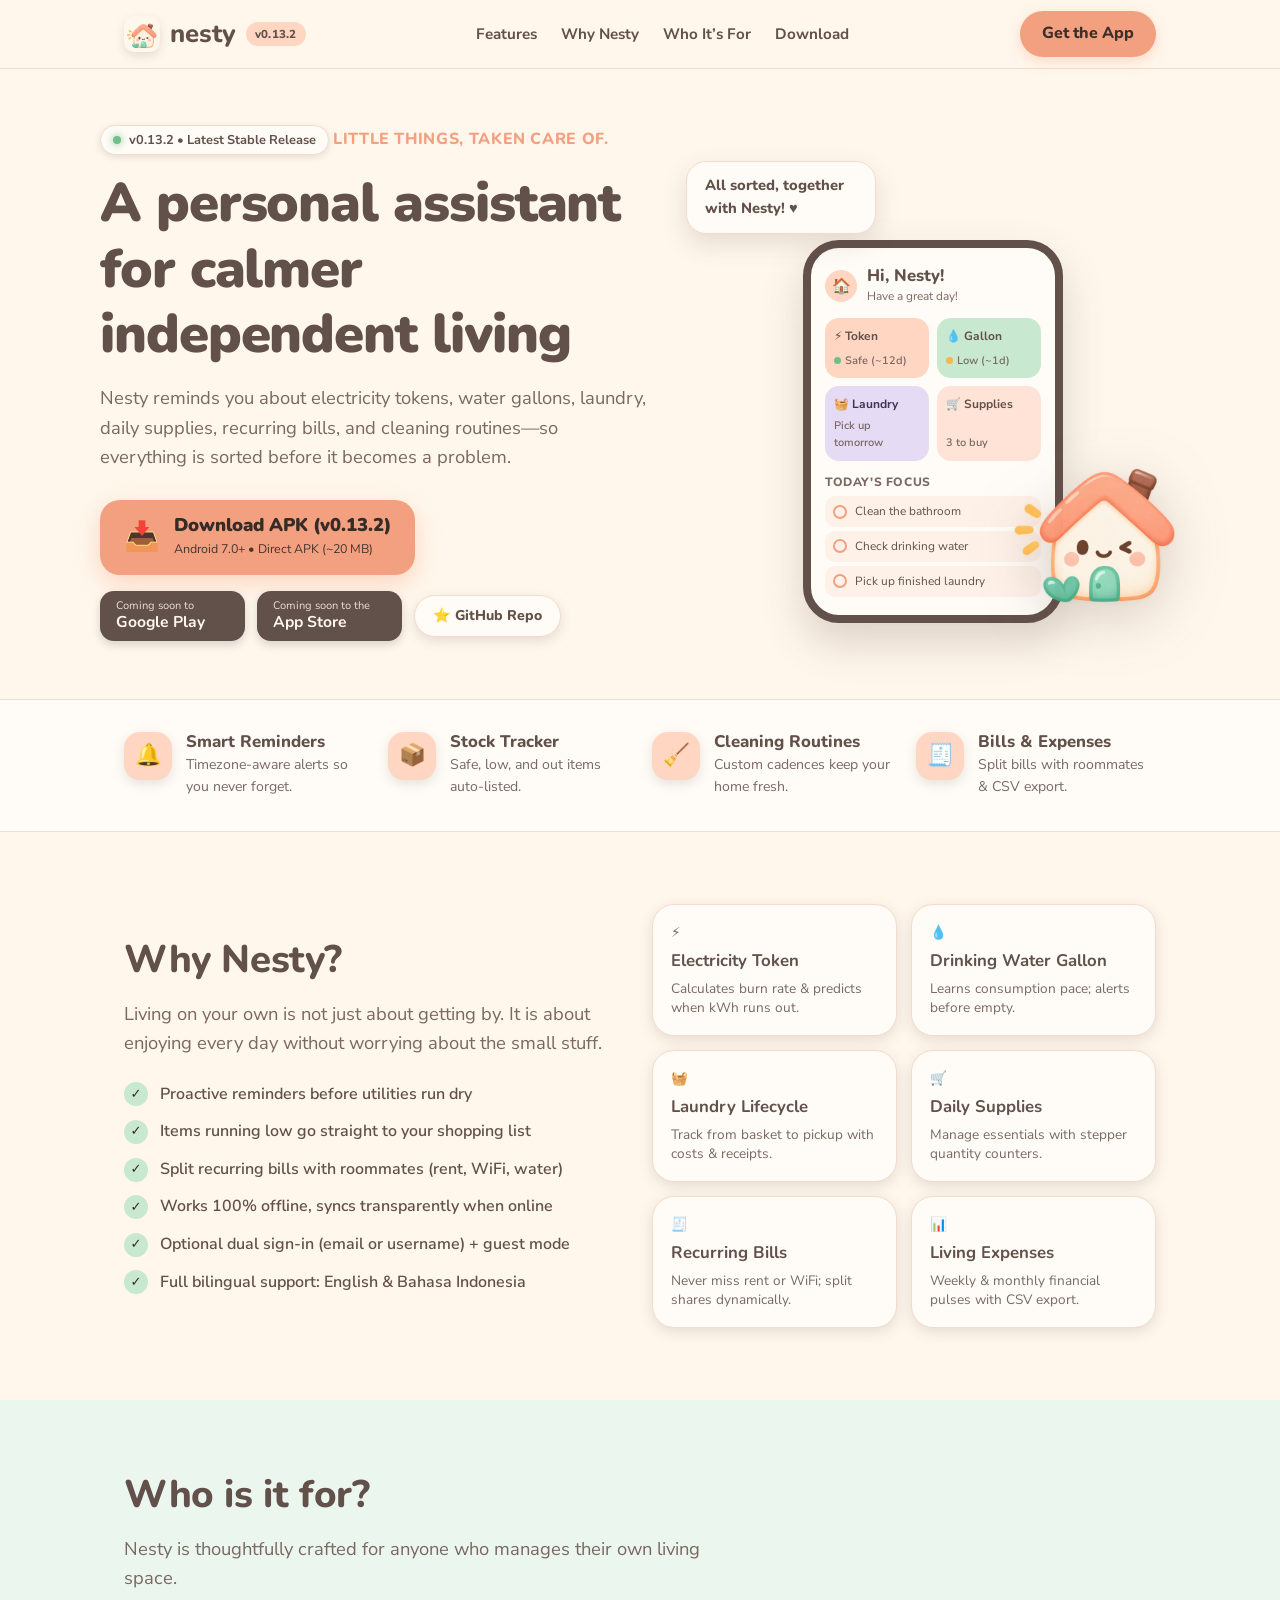
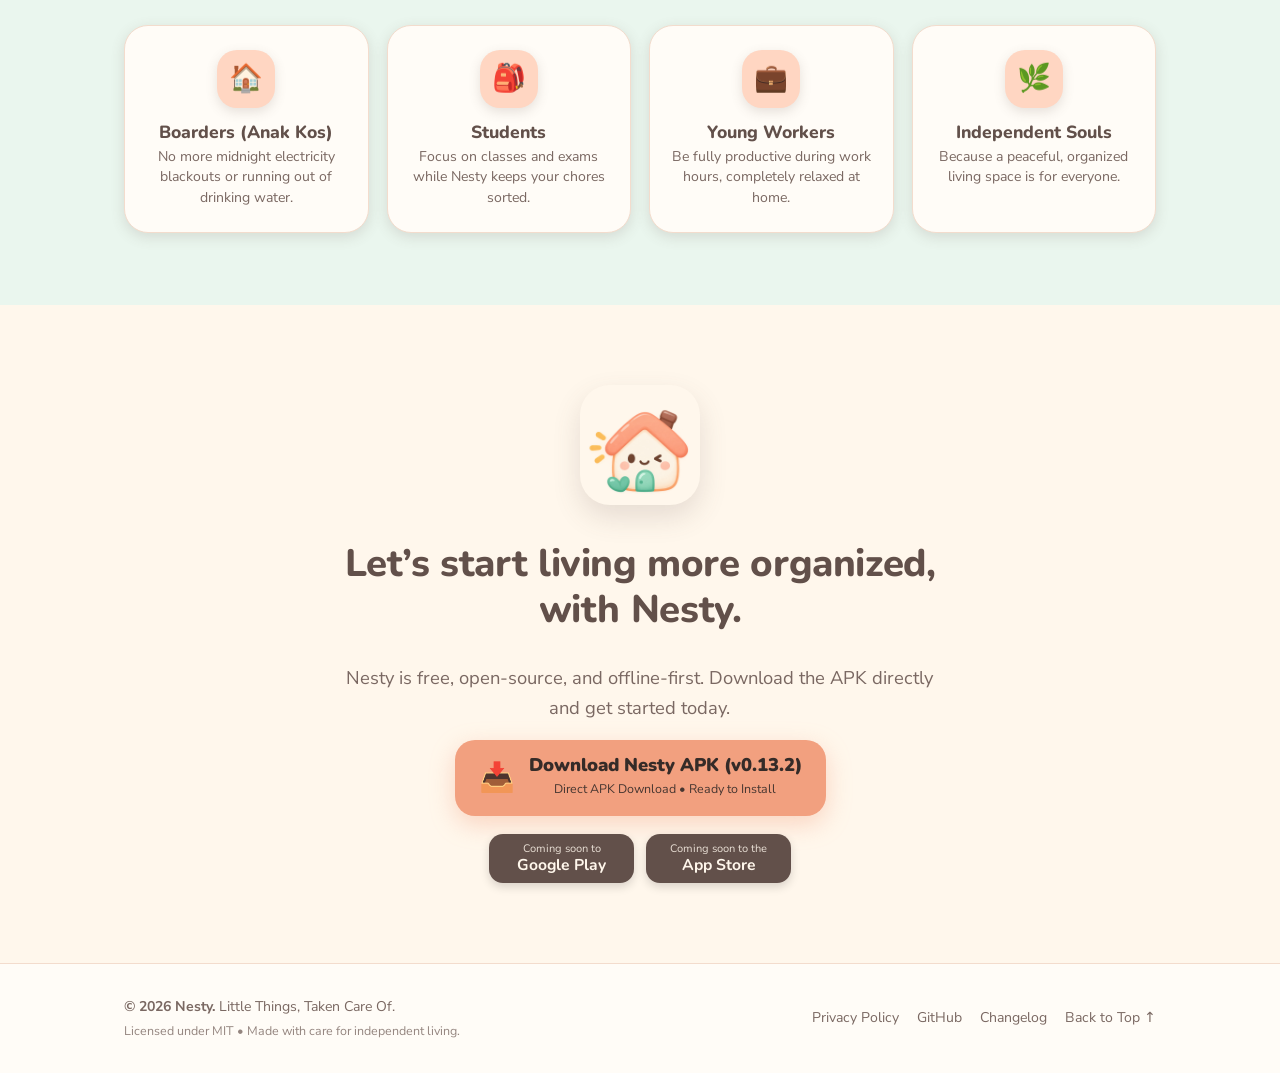
<file: docs/index.html>
<!DOCTYPE html>
<html lang="en">
<head>
  <meta charset="utf-8">
  <meta name="viewport" content="width=device-width, initial-scale=1, viewport-fit=cover">
  <title>Nesty – Little Things, Taken Care Of. | Personal Assistant for Independent Living</title>
  <meta name="description" content="Nesty is a calm, modern, and offline-first personal assistant for independent living: electricity tokens, water gallons, laundry, daily supplies, recurring bills, and cleaning routines.">
  <meta name="keywords" content="Nesty, independent living, anak kost, home routines, household inventory, electricity token, water gallon tracker, laundry tracker, bills, expense tracker, flutter, offline first">
  <meta name="author" content="hyenavia">

  <!-- Open Graph / Facebook -->
  <meta property="og:type" content="website">
  <meta property="og:title" content="Nesty – Little Things, Taken Care Of.">
  <meta property="og:description" content="A calm personal assistant for independent living. Manage electricity tokens, water gallons, laundry, daily supplies, and routines before they become problems.">
  <meta property="og:image" content="images/logo.png">

  <!-- Twitter -->
  <meta name="twitter:card" content="summary_large_image">
  <meta name="twitter:title" content="Nesty – Little Things, Taken Care Of.">
  <meta name="twitter:description" content="A calm personal assistant for independent living. Manage utilities, supplies, and cleaning routines before they become emergencies.">
  <meta name="twitter:image" content="images/logo.png">

  <!-- Favicon -->
  <link rel="icon" type="image/png" href="images/icon.png">

  <!-- Google Fonts: Nunito & Nunito Sans -->
  <link rel="preconnect" href="https://fonts.googleapis.com">
  <link rel="preconnect" href="https://fonts.gstatic.com" crossorigin>
  <link href="https://fonts.googleapis.com/css2?family=Nunito:wght@700;800;900&family=Nunito+Sans:wght@400;600;700;800&display=swap" rel="stylesheet">

  <link rel="stylesheet" href="style.css">
</head>
<body>

  <!-- SVG Symbol Definitions -->
  <svg width="0" height="0" style="position:absolute" aria-hidden="true">
    <defs>
      <symbol id="nesty-svg" viewBox="0 0 120 120">
        <rect x="86" y="10" width="14" height="26" rx="4" fill="#8A6E62"/>
        <path d="M12 58 60 14l48 44-8 10-8-7v51H28V61l-8 7z" fill="#FFE9D6" stroke="#F2A07F" stroke-width="4" stroke-linejoin="round"/>
        <path d="M6 60 60 8l54 52c4 4 0 9-5 6L60 24 11 66c-5 3-9-2-5-6z" fill="#F7B195" stroke="#F2A07F" stroke-width="3" stroke-linejoin="round"/>
        <circle cx="46" cy="70" r="4.5" fill="#62504A"/><circle cx="74" cy="70" r="4.5" fill="#62504A"/>
        <path d="M53 80q7 6 14 0" fill="none" stroke="#62504A" stroke-width="3.5" stroke-linecap="round"/>
        <ellipse cx="37" cy="80" rx="6" ry="4" fill="#FFB9A0" opacity=".8"/><ellipse cx="83" cy="80" rx="6" ry="4" fill="#FFB9A0" opacity=".8"/>
        <path d="M52 112V98a8 8 0 0 1 16 0v14z" fill="#7FCB9A"/>
      </symbol>
    </defs>
  </svg>

  <!-- Sticky Header -->
  <header>
    <div class="wrap nav">
      <a class="brand" href="#top" aria-label="Nesty Home">
        <img src="images/logo.png" alt="Nesty Icon" class="brand-img">
        <span class="brand-name">nesty</span>
        <span class="brand-tag app-version-tag">v0.13.2</span>
      </a>

      <nav id="nav-menu" aria-label="Main Navigation">
        <ul>
          <li><a href="#features">Features</a></li>
          <li><a href="#why">Why Nesty</a></li>
          <li><a href="#who">Who It’s For</a></li>
          <li><a href="#download">Download</a></li>
        </ul>
      </nav>

      <div class="nav-actions">
        <a class="btn" href="#download">Get the App</a>
        <button class="mobile-toggle" id="mobile-toggle" aria-label="Open Navigation Menu">
          <span></span>
          <span></span>
          <span></span>
        </button>
      </div>
    </div>
  </header>

  <!-- Main Content -->
  <main id="top">

    <!-- Hero Section -->
    <div class="wrap hero">
      <div>
        <div class="hero-badge">
          <span class="badge-dot"></span>
          <span><strong class="app-version-tag">v0.13.2</strong> • Latest Stable Release</span>
        </div>
        <p class="eyebrow">Little Things, Taken Care Of.</p>
        <h1>A personal assistant for calmer independent living</h1>
        <p class="lead">Nesty reminds you about electricity tokens, water gallons, laundry, daily supplies, recurring bills, and cleaning routines—so everything is sorted before it becomes a problem.</p>
        
        <div class="hero-cta-group" id="download">
          <a href="https://github.com/hyenavia/nesty/releases/latest/download/Nesty.apk" class="dl-primary-card" id="hero-download-btn">
            <span class="dl-icon">📥</span>
            <span class="dl-text">
              <strong id="hero-download-text">Download APK (v0.13.2)</strong>
              <small>Android 7.0+ • Direct APK (~20 MB)</small>
            </span>
          </a>

          <div class="stores">
            <span class="store">
              <small>Coming soon to</small>
              <strong>Google Play</strong>
            </span>
            <span class="store">
              <small>Coming soon to the</small>
              <strong>App Store</strong>
            </span>
            <a href="https://github.com/hyenavia/nesty" target="_blank" rel="noopener noreferrer" class="btn btn-secondary" style="padding: 9px 18px; font-size: 0.88rem;">
              <span>⭐ GitHub Repo</span>
            </a>
          </div>
        </div>
      </div>

      <!-- Hero Phone & Mascot Stage -->
      <div class="stage">
        <div class="bubble">All sorted, together with Nesty! ♥</div>
        
        <div class="phone" role="img" aria-label="Preview of the Nesty home screen">
          <div class="phone-header">
            <div class="phone-avatar">🏠</div>
            <div>
              <h3>Hi, Nesty!</h3>
              <p>Have a great day!</p>
            </div>
          </div>

          <div class="tiles">
            <div class="tile">
              <span>⚡ Token</span>
              <em><span class="dot"></span>Safe (~12d)</em>
            </div>
            <div class="tile">
              <span>💧 Gallon</span>
              <em><span class="dot low"></span>Low (~1d)</em>
            </div>
            <div class="tile">
              <span>🧺 Laundry</span>
              <em>Pick up tomorrow</em>
            </div>
            <div class="tile">
              <span>🛒 Supplies</span>
              <em>3 to buy</em>
            </div>
          </div>

          <div class="today-header">Today's Focus</div>
          <div class="todo-list">
            <div class="todo" onclick="this.classList.toggle('done')">
              <i></i><span>Clean the bathroom</span>
            </div>
            <div class="todo" onclick="this.classList.toggle('done')">
              <i></i><span>Check drinking water</span>
            </div>
            <div class="todo" onclick="this.classList.toggle('done')">
              <i></i><span>Pick up finished laundry</span>
            </div>
          </div>
        </div>

        <img src="images/logo.png" alt="Nesty Mascot" class="mascot-hero">
      </div>
    </div>

    <!-- Quick Features Strip -->
    <div class="strip" id="features">
      <div class="wrap">
        <div class="feat">
          <span class="ico" aria-hidden="true">🔔</span>
          <div>
            <h3>Smart Reminders</h3>
            <p>Timezone-aware alerts so you never forget.</p>
          </div>
        </div>
        <div class="feat">
          <span class="ico" aria-hidden="true">📦</span>
          <div>
            <h3>Stock Tracker</h3>
            <p>Safe, low, and out items auto-listed.</p>
          </div>
        </div>
        <div class="feat">
          <span class="ico" aria-hidden="true">🧹</span>
          <div>
            <h3>Cleaning Routines</h3>
            <p>Custom cadences keep your home fresh.</p>
          </div>
        </div>
        <div class="feat">
          <span class="ico" aria-hidden="true">🧾</span>
          <div>
            <h3>Bills & Expenses</h3>
            <p>Split bills with roommates & CSV export.</p>
          </div>
        </div>
      </div>
    </div>

    <!-- Why Nesty Section -->
    <section id="why">
      <div class="wrap why">
        <div>
          <h2>Why Nesty?</h2>
          <p class="lead" style="margin-bottom:0">Living on your own is not just about getting by. It is about enjoying every day without worrying about the small stuff.</p>
          
          <ul class="checks">
            <li>Proactive reminders before utilities run dry</li>
            <li>Items running low go straight to your shopping list</li>
            <li>Split recurring bills with roommates (rent, WiFi, water)</li>
            <li>Works 100% offline, syncs transparently when online</li>
            <li>Optional dual sign-in (email or username) + guest mode</li>
            <li>Full bilingual support: English & Bahasa Indonesia</li>
          </ul>
        </div>

        <div class="modules">
          <div class="mod">
            <span class="mod-icon">⚡</span>
            <b>Electricity Token</b>
            <span>Calculates burn rate & predicts when kWh runs out.</span>
          </div>
          <div class="mod">
            <span class="mod-icon">💧</span>
            <b>Drinking Water Gallon</b>
            <span>Learns consumption pace; alerts before empty.</span>
          </div>
          <div class="mod">
            <span class="mod-icon">🧺</span>
            <b>Laundry Lifecycle</b>
            <span>Track from basket to pickup with costs & receipts.</span>
          </div>
          <div class="mod">
            <span class="mod-icon">🛒</span>
            <b>Daily Supplies</b>
            <span>Manage essentials with stepper quantity counters.</span>
          </div>
          <div class="mod">
            <span class="mod-icon">🧾</span>
            <b>Recurring Bills</b>
            <span>Never miss rent or WiFi; split shares dynamically.</span>
          </div>
          <div class="mod">
            <span class="mod-icon">📊</span>
            <b>Living Expenses</b>
            <span>Weekly & monthly financial pulses with CSV export.</span>
          </div>
        </div>
      </div>
    </section>

    <!-- Who Is It For Section -->
    <section class="who" id="who">
      <div class="wrap">
        <h2>Who is it for?</h2>
        <p class="lead" style="margin-bottom:0">Nesty is thoughtfully crafted for anyone who manages their own living space.</p>
        
        <div class="people">
          <div class="person">
            <span class="ico" aria-hidden="true">🏠</span>
            <h3>Boarders (Anak Kos)</h3>
            <p>No more midnight electricity blackouts or running out of drinking water.</p>
          </div>
          <div class="person">
            <span class="ico" aria-hidden="true">🎒</span>
            <h3>Students</h3>
            <p>Focus on classes and exams while Nesty keeps your chores sorted.</p>
          </div>
          <div class="person">
            <span class="ico" aria-hidden="true">💼</span>
            <h3>Young Workers</h3>
            <p>Be fully productive during work hours, completely relaxed at home.</p>
          </div>
          <div class="person">
            <span class="ico" aria-hidden="true">🌿</span>
            <h3>Independent Souls</h3>
            <p>Because a peaceful, organized living space is for everyone.</p>
          </div>
        </div>
      </div>
    </section>

    <!-- Final Call to Action -->
    <section class="cta">
      <div class="wrap cta-actions">
        <img src="images/logo.png" alt="Nesty Mascot" class="cta-mascot">
        <h2>Let’s start living more organized, with Nesty.</h2>
        <p class="lead" style="margin: 0 auto;">Nesty is free, open-source, and offline-first. Download the APK directly and get started today.</p>
        
        <a href="https://github.com/hyenavia/nesty/releases/latest/download/Nesty.apk" class="dl-primary-card">
          <span class="dl-icon">📥</span>
          <span class="dl-text">
            <strong>Download Nesty APK (<span class="app-version-tag">v0.13.2</span>)</strong>
            <small>Direct APK Download • Ready to Install</small>
          </span>
        </a>

        <div class="stores">
          <span class="store">
            <small>Coming soon to</small>
            <strong>Google Play</strong>
          </span>
          <span class="store">
            <small>Coming soon to the</small>
            <strong>App Store</strong>
          </span>
        </div>
      </div>
    </section>

  </main>

  <!-- Footer -->
  <footer>
    <div class="wrap">
      <div>
        <strong>© 2026 Nesty.</strong> Little Things, Taken Care Of.
        <div style="font-size: 0.78rem; opacity: 0.8; margin-top: 2px;">Licensed under MIT • Made with care for independent living.</div>
      </div>

      <div class="footer-links">
        <a href="privacy.html">Privacy Policy</a>
        <a href="https://github.com/hyenavia/nesty" target="_blank" rel="noopener noreferrer">GitHub</a>
        <a href="https://github.com/hyenavia/nesty/releases" target="_blank" rel="noopener noreferrer">Changelog</a>
        <a href="#top">Back to Top ↑</a>
      </div>
    </div>
  </footer>

  <script src="script.js"></script>
</body>
</html>
</file>
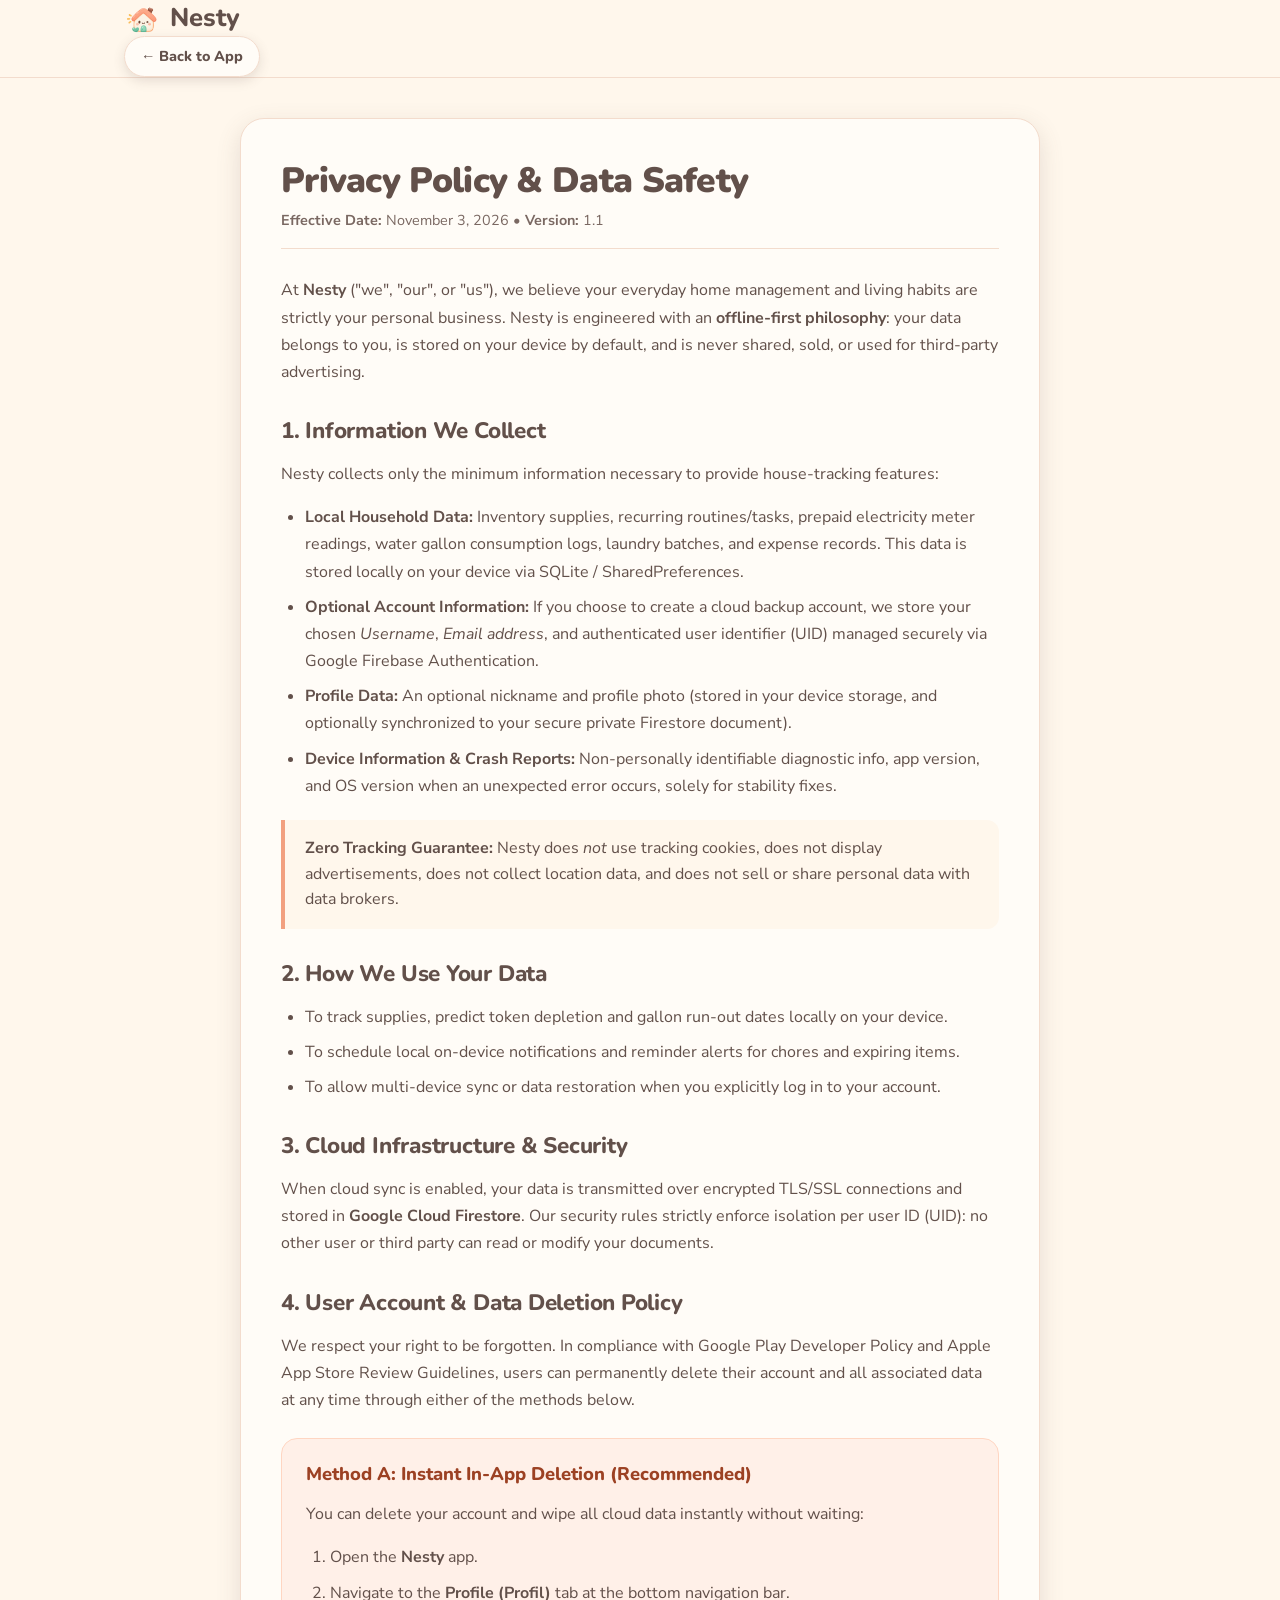
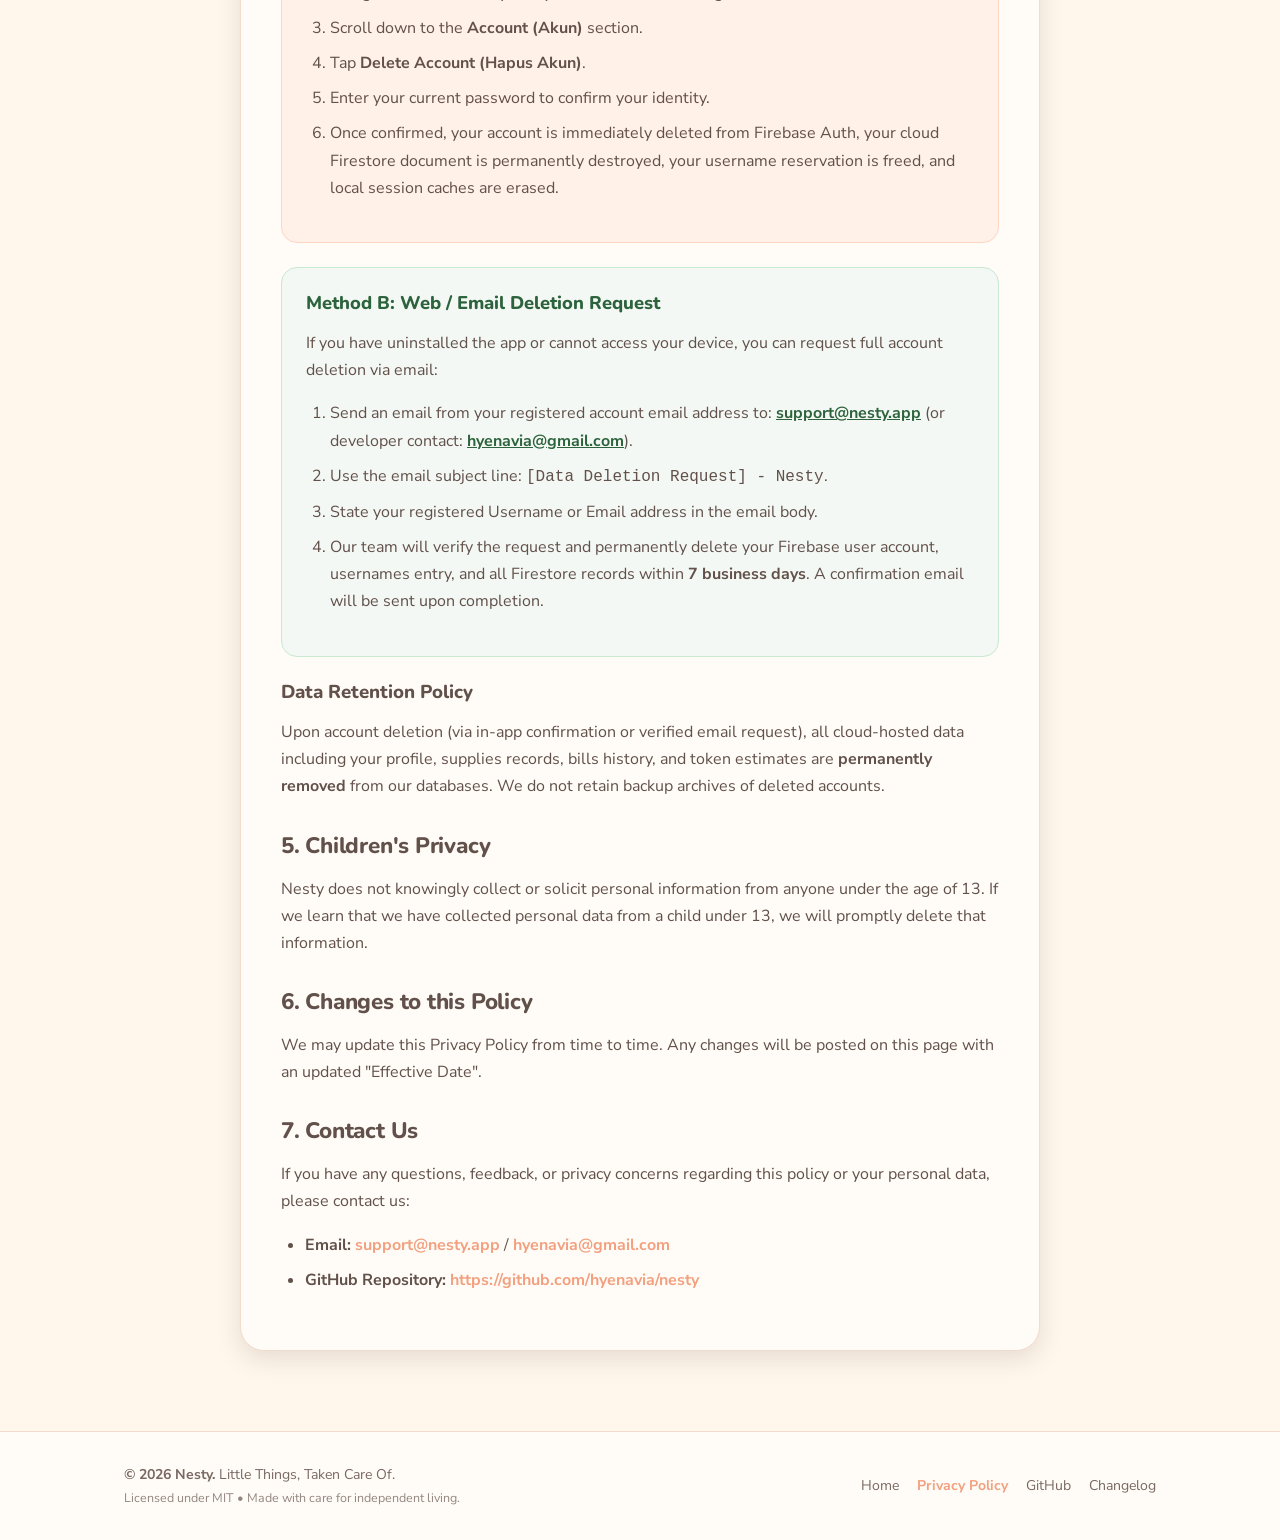
<file: docs/privacy.html>
<!DOCTYPE html>
<html lang="en">
<head>
  <meta charset="UTF-8">
  <meta name="viewport" content="width=device-width, initial-scale=1.0">
  <title>Privacy Policy & Data Deletion — Nesty</title>
  <meta name="description" content="Privacy Policy and User Data Deletion Instructions for Nesty - Little Things, Taken Care Of.">
  <link rel="icon" type="image/png" href="images/logo.png">
  <link rel="preconnect" href="https://fonts.googleapis.com">
  <link rel="preconnect" href="https://fonts.gstatic.com" crossorigin>
  <link href="https://fonts.googleapis.com/css2?family=Nunito:wght@700;800;900&family=Nunito+Sans:wght@400;600;700&family=Plus+Jakarta+Sans:wght@600;700;800&display=swap" rel="stylesheet">
  <link rel="stylesheet" href="style.css">
  <style>
    .legal-content {
      max-width: 800px;
      margin: 40px auto 80px;
      background: var(--surface);
      border: 1px solid var(--line);
      border-radius: 24px;
      padding: 40px;
      box-shadow: 0 8px 24px var(--shadow);
    }
    .legal-content h1 {
      color: var(--text);
      font-size: 2.2rem;
      margin-bottom: 8px;
    }
    .legal-content .meta {
      font-size: 0.9rem;
      color: var(--muted);
      margin-bottom: 28px;
      border-bottom: 1px solid var(--line);
      padding-bottom: 16px;
    }
    .legal-content h2 {
      font-size: 1.4rem;
      color: var(--text);
      margin-top: 32px;
      margin-bottom: 12px;
      display: flex;
      align-items: center;
      gap: 8px;
    }
    .legal-content p, .legal-content li {
      color: var(--text);
      line-height: 1.7;
      font-size: 1rem;
    }
    .legal-content ul, .legal-content ol {
      padding-left: 24px;
      margin-bottom: 16px;
    }
    .legal-content li {
      margin-bottom: 8px;
    }
    .callout-box {
      background: var(--bg);
      border-left: 4px solid var(--accent);
      border-radius: 0 12px 12px 0;
      padding: 16px 20px;
      margin: 20px 0;
    }
    .callout-box strong {
      color: var(--text);
    }
    .deletion-steps {
      background: #FFF0E8;
      border: 1px solid var(--peach);
      border-radius: 16px;
      padding: 24px;
      margin: 24px 0;
    }
    .deletion-steps h3 {
      font-size: 1.15rem;
      color: #9C4123;
      margin-top: 0;
      margin-bottom: 12px;
    }
    @media (max-width: 600px) {
      .legal-content {
        padding: 24px 18px;
        margin: 20px 12px 60px;
        border-radius: 16px;
      }
      .legal-content h1 {
        font-size: 1.7rem;
      }
    }
  </style>
</head>
<body>

  <!-- Top Header -->
  <header>
    <div class="wrap">
      <a href="index.html" class="brand">
        <img src="images/logo.png" alt="Nesty Logo" class="brand-logo" width="36" height="36">
        <span class="brand-name">Nesty</span>
      </a>
      <div class="nav-actions">
        <a href="index.html" class="btn btn-secondary" style="padding: 8px 16px; font-size: 0.9rem;">← Back to App</a>
      </div>
    </div>
  </header>

  <main class="wrap">
    <article class="legal-content">
      <h1>Privacy Policy &amp; Data Safety</h1>
      <div class="meta">
        <strong>Effective Date:</strong> November 3, 2026 &bull; <strong>Version:</strong> 1.1
      </div>

      <p>
        At <strong>Nesty</strong> ("we", "our", or "us"), we believe your everyday home management and living habits are strictly your personal business.
        Nesty is engineered with an <strong>offline-first philosophy</strong>: your data belongs to you, is stored on your device by default, and is never shared, sold, or used for third-party advertising.
      </p>

      <h2>1. Information We Collect</h2>
      <p>Nesty collects only the minimum information necessary to provide house-tracking features:</p>
      <ul>
        <li><strong>Local Household Data:</strong> Inventory supplies, recurring routines/tasks, prepaid electricity meter readings, water gallon consumption logs, laundry batches, and expense records. This data is stored locally on your device via SQLite / SharedPreferences.</li>
        <li><strong>Optional Account Information:</strong> If you choose to create a cloud backup account, we store your chosen <em>Username</em>, <em>Email address</em>, and authenticated user identifier (UID) managed securely via Google Firebase Authentication.</li>
        <li><strong>Profile Data:</strong> An optional nickname and profile photo (stored in your device storage, and optionally synchronized to your secure private Firestore document).</li>
        <li><strong>Device Information &amp; Crash Reports:</strong> Non-personally identifiable diagnostic info, app version, and OS version when an unexpected error occurs, solely for stability fixes.</li>
      </ul>

      <div class="callout-box">
        <strong>Zero Tracking Guarantee:</strong> Nesty does <em>not</em> use tracking cookies, does not display advertisements, does not collect location data, and does not sell or share personal data with data brokers.
      </div>

      <h2>2. How We Use Your Data</h2>
      <ul>
        <li>To track supplies, predict token depletion and gallon run-out dates locally on your device.</li>
        <li>To schedule local on-device notifications and reminder alerts for chores and expiring items.</li>
        <li>To allow multi-device sync or data restoration when you explicitly log in to your account.</li>
      </ul>

      <h2>3. Cloud Infrastructure &amp; Security</h2>
      <p>
        When cloud sync is enabled, your data is transmitted over encrypted TLS/SSL connections and stored in <strong>Google Cloud Firestore</strong>.
        Our security rules strictly enforce isolation per user ID (UID): no other user or third party can read or modify your documents.
      </p>

      <h2 id="deletion">4. User Account &amp; Data Deletion Policy</h2>
      <p>
        We respect your right to be forgotten. In compliance with Google Play Developer Policy and Apple App Store Review Guidelines,
        users can permanently delete their account and all associated data at any time through either of the methods below.
      </p>

      <div class="deletion-steps">
        <h3>Method A: Instant In-App Deletion (Recommended)</h3>
        <p>You can delete your account and wipe all cloud data instantly without waiting:</p>
        <ol>
          <li>Open the <strong>Nesty</strong> app.</li>
          <li>Navigate to the <strong>Profile (Profil)</strong> tab at the bottom navigation bar.</li>
          <li>Scroll down to the <strong>Account (Akun)</strong> section.</li>
          <li>Tap <strong>Delete Account (Hapus Akun)</strong>.</li>
          <li>Enter your current password to confirm your identity.</li>
          <li>Once confirmed, your account is immediately deleted from Firebase Auth, your cloud Firestore document is permanently destroyed, your username reservation is freed, and local session caches are erased.</li>
        </ol>
      </div>

      <div class="deletion-steps" style="background: #F3F8F4; border-color: #C8E8D0;">
        <h3 style="color: #2D633C;">Method B: Web / Email Deletion Request</h3>
        <p>If you have uninstalled the app or cannot access your device, you can request full account deletion via email:</p>
        <ol>
          <li>Send an email from your registered account email address to: <a href="mailto:support@nesty.app" style="color: #2D633C; font-weight: bold; text-decoration: underline;">support@nesty.app</a> (or developer contact: <a href="mailto:hyenavia@gmail.com" style="color: #2D633C; font-weight: bold; text-decoration: underline;">hyenavia@gmail.com</a>).</li>
          <li>Use the email subject line: <code>[Data Deletion Request] - Nesty</code>.</li>
          <li>State your registered Username or Email address in the email body.</li>
          <li>Our team will verify the request and permanently delete your Firebase user account, usernames entry, and all Firestore records within <strong>7 business days</strong>. A confirmation email will be sent upon completion.</li>
        </ol>
      </div>

      <h3>Data Retention Policy</h3>
      <p>
        Upon account deletion (via in-app confirmation or verified email request), all cloud-hosted data including your profile, supplies records, bills history, and token estimates are <strong>permanently removed</strong> from our databases.
        We do not retain backup archives of deleted accounts.
      </p>

      <h2>5. Children's Privacy</h2>
      <p>
        Nesty does not knowingly collect or solicit personal information from anyone under the age of 13.
        If we learn that we have collected personal data from a child under 13, we will promptly delete that information.
      </p>

      <h2>6. Changes to this Policy</h2>
      <p>
        We may update this Privacy Policy from time to time. Any changes will be posted on this page with an updated "Effective Date".
      </p>

      <h2>7. Contact Us</h2>
      <p>
        If you have any questions, feedback, or privacy concerns regarding this policy or your personal data, please contact us:
      </p>
      <ul>
        <li><strong>Email:</strong> <a href="mailto:support@nesty.app" style="color: var(--accent); font-weight: bold;">support@nesty.app</a> / <a href="mailto:hyenavia@gmail.com" style="color: var(--accent); font-weight: bold;">hyenavia@gmail.com</a></li>
        <li><strong>GitHub Repository:</strong> <a href="https://github.com/hyenavia/nesty" target="_blank" rel="noopener noreferrer" style="color: var(--accent); font-weight: bold;">https://github.com/hyenavia/nesty</a></li>
      </ul>
    </article>
  </main>

  <!-- Footer -->
  <footer>
    <div class="wrap">
      <div>
        <strong>&copy; 2026 Nesty.</strong> Little Things, Taken Care Of.
        <div style="font-size: 0.78rem; opacity: 0.8; margin-top: 2px;">Licensed under MIT &bull; Made with care for independent living.</div>
      </div>
      <div class="footer-links">
        <a href="index.html">Home</a>
        <a href="privacy.html" style="font-weight: 700; color: var(--accent);">Privacy Policy</a>
        <a href="https://github.com/hyenavia/nesty" target="_blank" rel="noopener noreferrer">GitHub</a>
        <a href="https://github.com/hyenavia/nesty/releases" target="_blank" rel="noopener noreferrer">Changelog</a>
      </div>
    </div>
  </footer>

</body>
</html>
</file>
<file: docs/style.css>
/* ==========================================================================
   Nesty — Landing Page Stylesheet
   Signature Warm Espresso & Cozy Peach Theme (Unified Single Theme)
   ========================================================================== */

:root {
  --bg: #FFF7EC;
  --surface: #FFFCF7;
  --band: #EAF6EE;
  --text: #62504A;
  --muted: #7A6862;
  --peach: #FFD6C2;
  --accent: #F2A07F;
  --accent-hover: #E58D6A;
  --mint: #C8E8D0;
  --safe: #6FBF8A;
  --low: #F2B84B;
  --out: #E5675D;
  --line: #F3DCCD;
  --header-bg: rgba(255, 247, 236, 0.94);
  --phone-border: #62504A;
  --shadow: rgba(98, 80, 74, 0.16);
  --shadow-lg: 0 20px 40px rgba(98, 80, 74, 0.22);
}

*, *::before, *::after {
  box-sizing: border-box;
}

html {
  scroll-behavior: smooth;
  scroll-padding-top: 80px;
}

body {
  margin: 0;
  background: var(--bg);
  color: var(--text);
  font-family: "Nunito Sans", system-ui, -apple-system, sans-serif;
  line-height: 1.6;
  -webkit-font-smoothing: antialiased;
}

h1, h2, h3, .brand-name {
  font-family: "Nunito", system-ui, sans-serif;
  font-weight: 800;
  line-height: 1.2;
  margin: 0;
}

a {
  color: inherit;
  text-decoration: none;
}

.wrap {
  max-width: 1080px;
  margin: 0 auto;
  padding: 0 24px;
}

/* ------------------------------------------------------------ Header */
header {
  position: sticky;
  top: 0;
  z-index: 100;
  background: var(--header-bg);
  backdrop-filter: blur(12px);
  -webkit-backdrop-filter: blur(12px);
  border-bottom: 1px solid var(--line);
  transition: background 0.3s ease, border-color 0.3s ease;
}

.nav {
  display: flex;
  align-items: center;
  justify-content: space-between;
  height: 68px;
  gap: 16px;
}

.brand {
  display: flex;
  align-items: center;
  gap: 10px;
  font-size: 1.6rem;
  font-weight: 900;
  color: var(--text);
}

.brand-img {
  width: 36px;
  height: 36px;
  border-radius: 10px;
  object-fit: cover;
  box-shadow: 0 4px 10px var(--shadow);
}

.brand-tag {
  font-size: 0.72rem;
  font-family: "Nunito Sans", sans-serif;
  font-weight: 800;
  padding: 3px 9px;
  border-radius: 999px;
  background: var(--peach);
  color: var(--text);
  letter-spacing: 0.02em;
}

nav ul {
  display: flex;
  gap: 24px;
  list-style: none;
  margin: 0;
  padding: 0;
  font-weight: 700;
  font-size: 0.95rem;
}

nav a {
  transition: color 0.2s ease;
}

nav a:hover {
  color: var(--accent);
}

.nav-actions {
  display: flex;
  align-items: center;
  gap: 12px;
}

.btn {
  display: inline-flex;
  align-items: center;
  justify-content: center;
  gap: 8px;
  background: var(--accent);
  color: #3D2F2A;
  font-family: "Nunito", sans-serif;
  font-weight: 800;
  padding: 10px 22px;
  border-radius: 999px;
  transition: transform 0.2s ease, filter 0.2s ease, box-shadow 0.2s ease;
  box-shadow: 0 4px 14px rgba(242, 160, 127, 0.35);
  cursor: pointer;
  border: none;
}

.btn:hover {
  filter: brightness(1.06);
  transform: translateY(-2px);
  box-shadow: 0 6px 20px rgba(242, 160, 127, 0.45);
}

.btn-secondary {
  background: var(--surface);
  color: var(--text);
  border: 1px solid var(--line);
  box-shadow: 0 4px 12px var(--shadow);
}

.btn-secondary:hover {
  background: var(--peach);
}

/* ------------------------------------------------------------ Hero */
.hero {
  padding: 56px 0 48px;
  display: grid;
  grid-template-columns: 1.05fr 0.95fr;
  gap: 40px;
  align-items: center;
}

.eyebrow {
  display: inline-flex;
  align-items: center;
  gap: 8px;
  font-family: "Nunito", sans-serif;
  font-weight: 800;
  color: var(--accent);
  margin: 0 0 10px;
  font-size: 1rem;
  letter-spacing: 0.04em;
  text-transform: uppercase;
}

.hero-badge {
  display: inline-flex;
  align-items: center;
  gap: 8px;
  padding: 4px 12px;
  background: var(--surface);
  border: 1px solid var(--line);
  border-radius: 999px;
  font-size: 0.8rem;
  font-weight: 700;
  margin-bottom: 16px;
  box-shadow: 0 2px 6px var(--shadow);
}

.badge-dot {
  width: 8px;
  height: 8px;
  border-radius: 50%;
  background: var(--safe);
  box-shadow: 0 0 8px var(--safe);
}

h1 {
  font-size: clamp(2.2rem, 5vw, 3.4rem);
  font-weight: 900;
  letter-spacing: -0.02em;
}

.lead {
  font-size: 1.15rem;
  color: var(--muted);
  max-width: 32em;
  margin: 16px 0 28px;
}

.hero-cta-group {
  display: flex;
  flex-direction: column;
  gap: 16px;
}

.dl-primary-card {
  display: inline-flex;
  align-items: center;
  gap: 14px;
  background: var(--accent);
  color: #352B28;
  padding: 14px 24px;
  border-radius: 20px;
  font-family: "Nunito", sans-serif;
  box-shadow: 0 8px 24px rgba(242, 160, 127, 0.4);
  transition: transform 0.2s ease, box-shadow 0.2s ease;
  width: fit-content;
}

.dl-primary-card:hover {
  transform: translateY(-3px);
  box-shadow: 0 12px 30px rgba(242, 160, 127, 0.55);
}

.dl-primary-card .dl-icon {
  font-size: 1.8rem;
}

.dl-primary-card .dl-text strong {
  display: block;
  font-size: 1.15rem;
  font-weight: 900;
  line-height: 1.2;
}

.dl-primary-card .dl-text small {
  font-size: 0.78rem;
  font-family: "Nunito Sans", sans-serif;
  opacity: 0.9;
}

.stores {
  display: flex;
  gap: 12px;
  flex-wrap: wrap;
  align-items: center;
}

.store {
  display: flex;
  flex-direction: column;
  background: #62504A;
  color: #FFF7EC;
  border-radius: 14px;
  padding: 8px 16px;
  min-width: 145px;
  box-shadow: 0 4px 10px rgba(0, 0, 0, 0.15);
}

.store small {
  font-size: 0.68rem;
  opacity: 0.85;
  line-height: 1.2;
}

.store strong {
  font-family: "Nunito", sans-serif;
  font-size: 0.98rem;
  line-height: 1.3;
}

/* ------------------------------------------------------------ Hero Stage */
.stage {
  position: relative;
  display: flex;
  justify-content: center;
  align-items: flex-end;
  min-height: 480px;
}

.bubble {
  position: absolute;
  left: 0;
  top: 18px;
  background: var(--surface);
  border: 1px solid var(--line);
  border-radius: 20px;
  padding: 12px 18px;
  font-weight: 800;
  font-family: "Nunito", sans-serif;
  font-size: 0.92rem;
  z-index: 4;
  max-width: 190px;
  box-shadow: 0 10px 24px var(--shadow);
  animation: float 4s ease-in-out infinite;
}

.phone {
  width: 260px;
  background: var(--surface);
  border: 8px solid var(--phone-border);
  border-radius: 36px;
  padding: 18px 14px;
  box-shadow: var(--shadow-lg);
  z-index: 2;
  transition: transform 0.3s ease;
}

.phone:hover {
  transform: translateY(-4px);
}

.phone-header {
  display: flex;
  align-items: center;
  gap: 10px;
  margin-bottom: 12px;
}

.phone-avatar {
  width: 32px;
  height: 32px;
  border-radius: 50%;
  background: var(--peach);
  display: grid;
  place-items: center;
  font-size: 0.95rem;
}

.phone h3 {
  font-size: 1.05rem;
  margin-bottom: 1px;
}

.phone p {
  margin: 0;
  font-size: 0.74rem;
  color: var(--muted);
}

.tiles {
  display: grid;
  grid-template-columns: 1fr 1fr;
  gap: 8px;
  margin: 12px 0;
}

.tile {
  border-radius: 14px;
  padding: 9px;
  font-size: 0.75rem;
  font-weight: 700;
  background: var(--peach);
  color: var(--text);
  display: flex;
  flex-direction: column;
  justify-content: space-between;
  min-height: 60px;
}

.tile:nth-child(2) {
  background: var(--mint);
}

.tile:nth-child(3) {
  background: #E5DBF5;
  color: #3F3356;
}

.tile:nth-child(4) {
  background: #FFE3D6;
}

.tile em {
  display: block;
  font-style: normal;
  font-weight: 600;
  color: var(--muted);
  font-size: 0.68rem;
  margin-top: 3px;
}

.dot {
  display: inline-block;
  width: 7px;
  height: 7px;
  border-radius: 50%;
  margin-right: 4px;
  background: var(--safe);
}

.dot.low {
  background: var(--low);
}

.today-header {
  font-size: 0.75rem;
  font-weight: 800;
  color: var(--muted);
  text-transform: uppercase;
  letter-spacing: 0.05em;
  margin: 10px 0 4px;
}

.todo-list {
  display: flex;
  flex-direction: column;
  gap: 4px;
}

.todo {
  font-size: 0.74rem;
  display: flex;
  gap: 8px;
  align-items: center;
  padding: 6px 8px;
  background: rgba(242, 160, 127, 0.12);
  border-radius: 10px;
  cursor: pointer;
  user-select: none;
  transition: background 0.15s ease, opacity 0.15s ease;
}

.todo:hover {
  background: rgba(242, 160, 127, 0.22);
}

.todo.done {
  text-decoration: line-through;
  opacity: 0.55;
}

.todo i {
  width: 14px;
  height: 14px;
  border: 2px solid var(--accent);
  border-radius: 50%;
  flex: none;
  display: grid;
  place-items: center;
  font-size: 9px;
  font-style: normal;
  color: var(--text);
}

.todo.done i::after {
  content: "✓";
  font-weight: 800;
}

.mascot-hero {
  position: absolute;
  right: -14px;
  bottom: 0;
  width: 195px;
  z-index: 3;
  filter: drop-shadow(0 14px 28px rgba(98, 80, 74, 0.25));
  animation: floatMascot 4.5s ease-in-out infinite;
}

@keyframes float {
  0%, 100% { transform: translateY(0); }
  50% { transform: translateY(-7px); }
}

@keyframes floatMascot {
  0%, 100% { transform: translateY(0) rotate(0deg); }
  50% { transform: translateY(-10px) rotate(1deg); }
}

/* ------------------------------------------------------------ Features Strip */
.strip {
  background: var(--surface);
  border-block: 1px solid var(--line);
  margin-top: 10px;
}

.strip .wrap {
  display: grid;
  grid-template-columns: repeat(4, 1fr);
  gap: 24px;
  padding-block: 32px;
}

.feat {
  display: flex;
  gap: 14px;
  align-items: flex-start;
}

.ico {
  flex: none;
  width: 48px;
  height: 48px;
  border-radius: 16px;
  background: var(--peach);
  display: grid;
  place-items: center;
  font-size: 1.35rem;
  box-shadow: 0 4px 12px var(--shadow);
}

.feat h3 {
  font-size: 1.05rem;
  margin-bottom: 2px;
}

.feat p {
  margin: 0;
  font-size: 0.88rem;
  color: var(--muted);
}

/* ------------------------------------------------------------ Sections */
section {
  padding: 72px 0;
}

h2 {
  font-size: clamp(1.8rem, 3.8vw, 2.4rem);
  margin-bottom: 14px;
  letter-spacing: -0.01em;
}

/* ------------------------------------------------------------ Why Nesty */
.why {
  display: grid;
  grid-template-columns: 1fr 1.05fr;
  gap: 48px;
  align-items: center;
}

.checks {
  list-style: none;
  padding: 0;
  margin: 24px 0 0;
  display: grid;
  gap: 12px;
}

.checks li {
  display: flex;
  gap: 12px;
  align-items: center;
  font-weight: 600;
  font-size: 1rem;
}

.checks li::before {
  content: "✓";
  flex: none;
  width: 24px;
  height: 24px;
  border-radius: 50%;
  background: var(--mint);
  display: grid;
  place-items: center;
  font-size: 0.82rem;
  font-weight: 900;
  color: #352B28;
}

.modules {
  display: grid;
  grid-template-columns: 1fr 1fr;
  gap: 14px;
}

.mod {
  background: var(--surface);
  border: 1px solid var(--line);
  border-radius: 22px;
  padding: 18px;
  box-shadow: 0 4px 14px var(--shadow);
  transition: transform 0.2s ease, border-color 0.2s ease;
}

.mod:hover {
  transform: translateY(-3px);
  border-color: var(--accent);
}

.mod-icon {
  font-size: 1.4rem;
  margin-bottom: 6px;
  display: inline-block;
}

.mod b {
  font-family: "Nunito", sans-serif;
  font-size: 1.05rem;
  display: block;
  margin-bottom: 4px;
}

.mod span {
  font-size: 0.85rem;
  color: var(--muted);
  line-height: 1.4;
  display: block;
}

/* ------------------------------------------------------------ Who it's for */
.who {
  background: var(--band);
}

.people {
  display: grid;
  grid-template-columns: repeat(4, 1fr);
  gap: 18px;
  margin-top: 32px;
}

.person {
  background: var(--surface);
  border-radius: 24px;
  padding: 24px 18px;
  text-align: center;
  border: 1px solid var(--line);
  box-shadow: 0 4px 14px var(--shadow);
  transition: transform 0.25s ease;
}

.person:hover {
  transform: translateY(-4px);
}

.person .ico {
  margin: 0 auto 14px;
  width: 58px;
  height: 58px;
  font-size: 1.7rem;
  border-radius: 20px;
}

.person h3 {
  font-size: 1.1rem;
  margin-bottom: 4px;
}

.person p {
  margin: 0;
  font-size: 0.88rem;
  color: var(--muted);
  line-height: 1.45;
}

/* ------------------------------------------------------------ Final CTA */
.cta {
  text-align: center;
  padding: 80px 0;
}

.cta-mascot {
  width: 120px;
  height: 120px;
  border-radius: 30px;
  object-fit: cover;
  margin-bottom: 18px;
  box-shadow: 0 12px 28px var(--shadow);
  animation: float 4s ease-in-out infinite;
}

.cta h2 {
  max-width: 600px;
  margin: 0 auto 12px;
}

.cta .lead {
  margin: 0 auto 28px;
}

.cta-actions {
  display: flex;
  flex-direction: column;
  align-items: center;
  gap: 18px;
}

/* ------------------------------------------------------------ Footer */
footer {
  border-top: 1px solid var(--line);
  padding: 32px 0;
  color: var(--muted);
  font-size: 0.88rem;
  background: var(--surface);
}

footer .wrap {
  display: flex;
  justify-content: space-between;
  align-items: center;
  flex-wrap: wrap;
  gap: 12px;
}

.footer-links {
  display: flex;
  gap: 18px;
}

.footer-links a:hover {
  color: var(--accent);
}

/* ------------------------------------------------------------ Responsive */
.mobile-toggle {
  display: none;
  background: none;
  border: none;
  cursor: pointer;
  padding: 6px;
  flex-direction: column;
  gap: 5px;
}

.mobile-toggle span {
  display: block;
  width: 22px;
  height: 2px;
  background: var(--text);
  border-radius: 2px;
}

@media (max-width: 860px) {
  nav {
    display: none;
  }
  .mobile-toggle {
    display: flex;
  }
  nav.active {
    display: block;
    position: absolute;
    top: 68px;
    left: 0;
    right: 0;
    background: var(--surface);
    border-bottom: 1px solid var(--line);
    padding: 20px;
    box-shadow: var(--shadow-lg);
  }
  nav.active ul {
    flex-direction: column;
    gap: 16px;
  }
  .hero, .why {
    grid-template-columns: 1fr;
    gap: 36px;
  }
  .strip .wrap, .people {
    grid-template-columns: 1fr 1fr;
    gap: 16px;
  }
  .stage {
    min-height: 440px;
  }
  .bubble {
    top: 0;
  }
}

@media (max-width: 520px) {
  .strip .wrap, .people, .modules {
    grid-template-columns: 1fr;
  }
  .mascot-hero {
    width: 150px;
    right: -8px;
  }
  .phone {
    width: 240px;
  }
  footer .wrap {
    flex-direction: column;
    text-align: center;
  }
}
</file>
